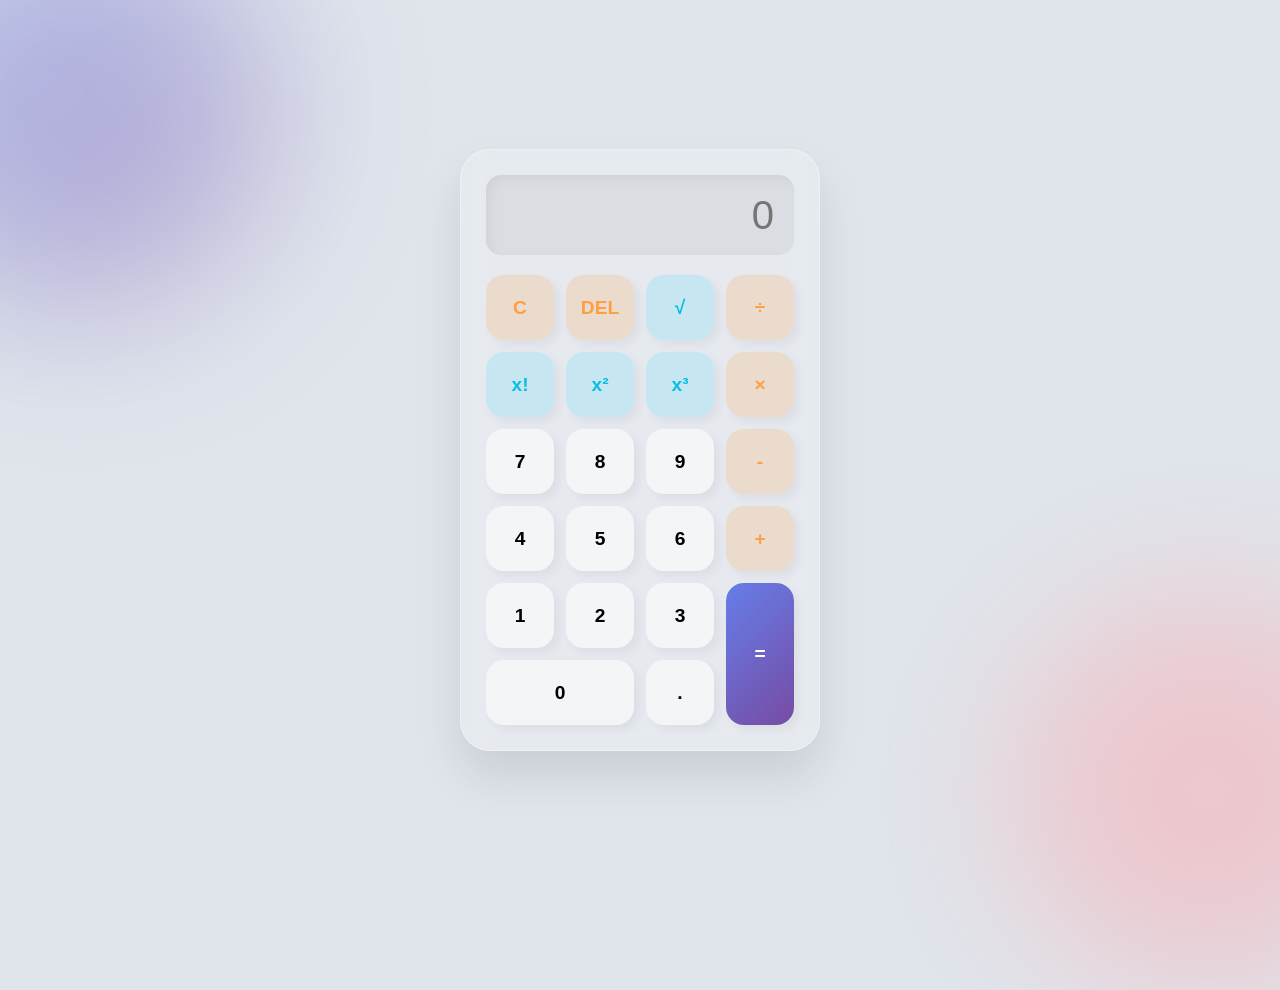
<file: index.html>
<!DOCTYPE html>
<html lang="zh-CN">
<head>
    <meta charset="UTF-8">
    <meta name="viewport" content="width=device-width, initial-scale=1.0">
    <title>高级科学计算器</title>
    <link rel="stylesheet" href="style.css">
</head>
<body>
    <div class="background-blobs">
        <div class="blob"></div>
        <div class="blob"></div>
    </div>

    <div class="calculator">
        <div class="display-container">
            <input type="text" id="display" disabled placeholder="0">
        </div>
        <div class="buttons">
            <button class="btn operator" onclick="clearDisplay()">C</button>
            <button class="btn operator" onclick="deleteLast()">DEL</button>
            <button class="btn sci" onclick="calculateSqrt()">√</button>
            <button class="btn operator" onclick="appendToDisplay('/')">÷</button>
            
            <button class="btn sci" onclick="calculateFactorial()">x!</button>
            <button class="btn sci" onclick="calculatePower()">x²</button>
            <button class="btn sci" onclick="calculatePower3()">x³</button>
            <button class="btn operator" onclick="appendToDisplay('*')">×</button>

            <button class="btn" onclick="appendToDisplay('7')">7</button>
            <button class="btn" onclick="appendToDisplay('8')">8</button>
            <button class="btn" onclick="appendToDisplay('9')">9</button>
            <button class="btn operator" onclick="appendToDisplay('-')">-</button>

            <button class="btn" onclick="appendToDisplay('4')">4</button>
            <button class="btn" onclick="appendToDisplay('5')">5</button>
            <button class="btn" onclick="appendToDisplay('6')">6</button>
            <button class="btn operator" onclick="appendToDisplay('+')">+</button>

            <button class="btn" onclick="appendToDisplay('1')">1</button>
            <button class="btn" onclick="appendToDisplay('2')">2</button>
            <button class="btn" onclick="appendToDisplay('3')">3</button>
            <button class="btn equal" onclick="calculateResult()">=</button>

            <button class="btn double" onclick="appendToDisplay('0')">0</button>
            <button class="btn" onclick="appendToDisplay('.')">.</button>
        </div>
    </div>
    <script src="script.js"></script>
</body>
</html>
</file>
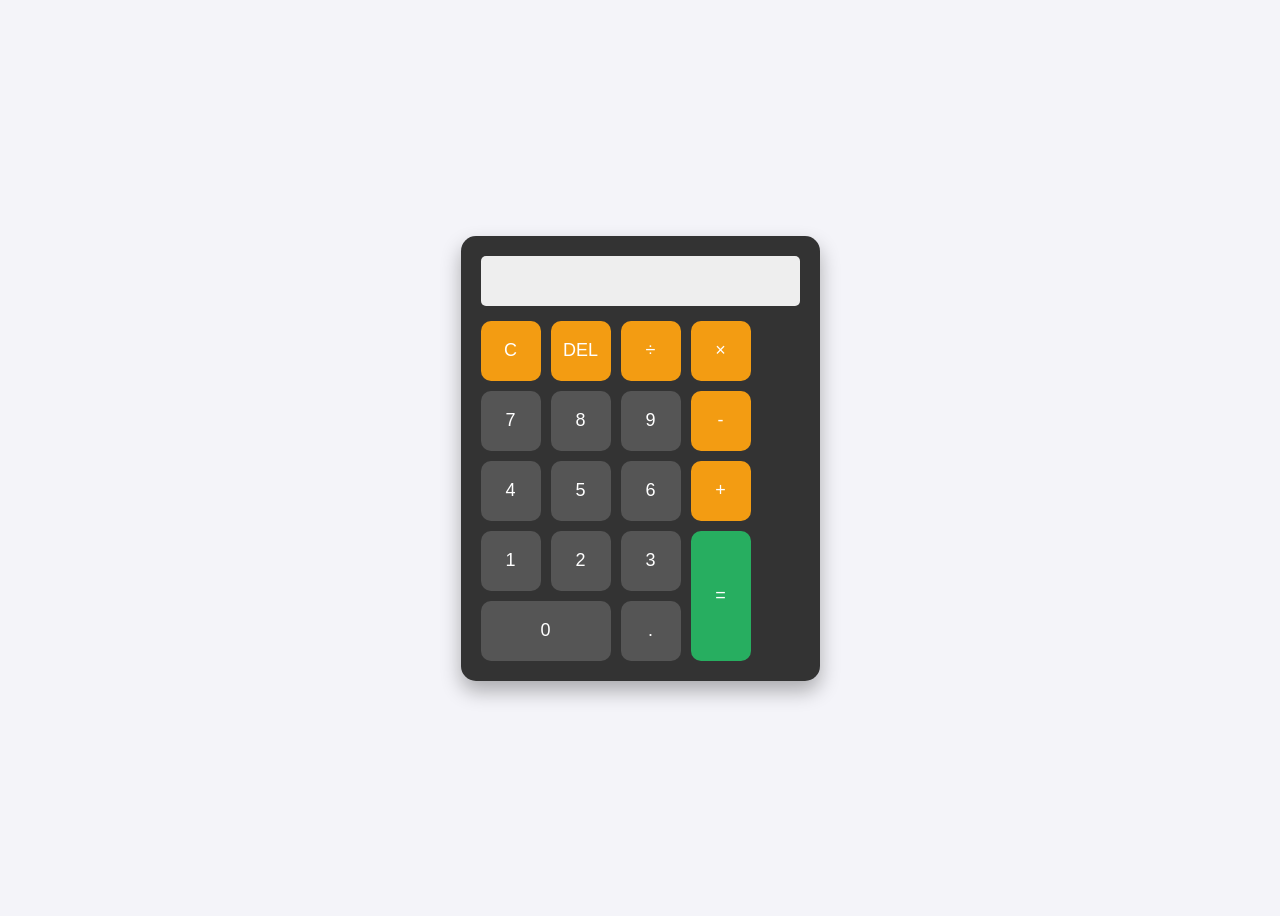
<file: web-calculator/index.html>
<!DOCTYPE html>
<html lang="zh-CN">
<head>
    <meta charset="UTF-8">
    <title>我的网页计算器</title>
    <link rel="stylesheet" href="style.css">
</head>
<body>
    <div class="calculator">
        <input type="text" id="display" readonly>
        <div class="buttons">
            <button onclick="clearDisplay()" class="operator">C</button>
            <button onclick="deleteLast()" class="operator">DEL</button>
            <button onclick="appendToDisplay('/')" class="operator">÷</button>
            <button onclick="appendToDisplay('*')" class="operator">×</button>
            
            <button onclick="appendToDisplay('7')">7</button>
            <button onclick="appendToDisplay('8')">8</button>
            <button onclick="appendToDisplay('9')">9</button>
            <button onclick="appendToDisplay('-')" class="operator">-</button>
            
            <button onclick="appendToDisplay('4')">4</button>
            <button onclick="appendToDisplay('5')">5</button>
            <button onclick="appendToDisplay('6')">6</button>
            <button onclick="appendToDisplay('+')" class="operator">+</button>
            
            <button onclick="appendToDisplay('1')">1</button>
            <button onclick="appendToDisplay('2')">2</button>
            <button onclick="appendToDisplay('3')">3</button>
            <button onclick="calculate()" id="equal">=</button>
            
            <button onclick="appendToDisplay('0')" style="grid-column: span 2;">0</button>
            <button onclick="appendToDisplay('.')">.</button>
        </div>
    </div>
    <script src="script.js"></script>
</body>
</html>
</file>
<file: style.css>
/* 全局重置 */
* {
    margin: 0;
    padding: 0;
    box-sizing: border-box;
    font-family: 'Segoe UI', Roboto, Helvetica, Arial, sans-serif;
}

body {
    height: 100vh;
    display: flex;
    justify-content: center;
    align-items: center;
    background: #e0e5ec;
    overflow: hidden;
}

/* 背景装饰球：增加视觉层次感 */
.background-blobs {
    position: absolute;
    width: 100%;
    height: 100%;
    z-index: -1;
}
.blob {
    position: absolute;
    width: 400px;
    height: 400px;
    background: linear-gradient(135deg, #667eea 0%, #764ba2 100%);
    border-radius: 50%;
    filter: blur(80px);
    opacity: 0.4;
}
.blob:nth-child(1) { top: -10%; left: -10%; }
.blob:nth-child(2) { bottom: -10%; right: -10%; background: #ff9a9e; }

/* 计算器主体：磨砂玻璃效果 */
.calculator {
    background: rgba(255, 255, 255, 0.2);
    backdrop-filter: blur(15px); /* 模糊背景 */
    border: 1px solid rgba(255, 255, 255, 0.3);
    padding: 25px;
    border-radius: 30px;
    box-shadow: 0 25px 45px rgba(0,0,0,0.1);
    width: 360px;
}

/* 显示屏：内凹质感 */
.display-container {
    margin-bottom: 20px;
}
#display {
    width: 100%;
    height: 80px;
    background: rgba(0, 0, 0, 0.05);
    border: none;
    border-radius: 15px;
    text-align: right;
    padding: 0 20px;
    font-size: 2.5rem;
    color: #333;
    box-shadow: inset 5px 5px 10px rgba(0,0,0,0.05);
}

/* 按钮网格 */
.buttons {
    display: grid;
    grid-template-columns: repeat(4, 1fr);
    gap: 12px;
}

/* 基础按钮样式 */
.btn {
    height: 65px;
    border: none;
    border-radius: 18px;
    background: rgba(255, 255, 255, 0.5);
    font-size: 1.2rem;
    font-weight: 600;
    cursor: pointer;
    transition: all 0.2s ease;
    box-shadow: 5px 5px 10px rgba(0,0,0,0.05);
}

.btn:hover {
    background: rgba(255, 255, 255, 0.8);
    transform: translateY(-2px);
}

.btn:active {
    transform: translateY(1px);
}

/* 颜色分区指导 */
.operator { background: rgba(255, 159, 67, 0.2); color: #ff9f43; } /* 橙色运算符 */
.sci { background: rgba(72, 219, 251, 0.2); color: #0abde3; }      /* 蓝色科学键 */
.equal { 
    grid-row: span 2; 
    height: auto; 
    background: linear-gradient(135deg, #667eea 0%, #764ba2 100%); 
    color: white; 
}
.double { grid-column: span 2; }

/* ========== 响应式设计 ========== */

/* 平板设备 (768px - 1024px) */
@media screen and (max-width: 768px) {
    .calculator {
        width: 90%;
        max-width: 500px;
        padding: 20px;
    }
    
    .btn {
        height: 55px;
        font-size: 1rem;
    }
    
    #display {
        height: 70px;
        font-size: 2rem;
    }
    
    .buttons {
        gap: 10px;
    }
}

/* 手机设备 (小于 480px) */
@media screen and (max-width: 480px) {
    body {
        overflow-y: auto;
        min-height: 100vh;
    }
    
    .calculator {
        width: 95%;
        max-width: 350px;
        padding: 15px;
        margin: 20px auto;
    }
    
    .btn {
        height: 50px;
        font-size: 0.95rem;
        border-radius: 12px;
    }
    
    #display {
        height: 60px;
        font-size: 1.8rem;
        padding: 0 15px;
    }
    
    .buttons {
        gap: 8px;
    }
    
    .blob {
        width: 250px;
        height: 250px;
    }
}

/* 超小屏幕 (小于 360px) */
@media screen and (max-width: 360px) {
    .calculator {
        width: 98%;
        padding: 12px;
    }
    
    .btn {
        height: 45px;
        font-size: 0.85rem;
        border-radius: 10px;
    }
    
    #display {
        height: 55px;
        font-size: 1.5rem;
        padding: 0 10px;
    }
    
    .buttons {
        gap: 6px;
    }
}
</file>
<file: web-calculator/style.css>
body {
    display: flex;
    justify-content: center;
    align-items: center;
    height: 100vh;
    background-color: #f4f4f9;
    font-family: Arial, sans-serif;
}

.calculator {
    background-color: #333;
    padding: 20px;
    border-radius: 15px;
    box-shadow: 0 10px 20px rgba(0,0,0,0.3);
}

#display {
    width: 100%;
    height: 50px;
    font-size: 24px;
    text-align: right;
    margin-bottom: 15px;
    padding: 10px;
    box-sizing: border-box;
    border: none;
    border-radius: 5px;
    background: #eee;
}

.buttons {
    display: grid;
    grid-template-columns: repeat(4, 60px);
    gap: 10px;
}

button {
    height: 60px;
    border-radius: 10px;
    border: none;
    background-color: #555;
    color: white;
    font-size: 18px;
    cursor: pointer;
    transition: 0.2s;
}

button:hover {
    background-color: #777;
}

.operator {
    background-color: #f39c12;
}

#equal {
    background-color: #27ae60;
    grid-row: span 2;
    height: 130px;
}
</file>
